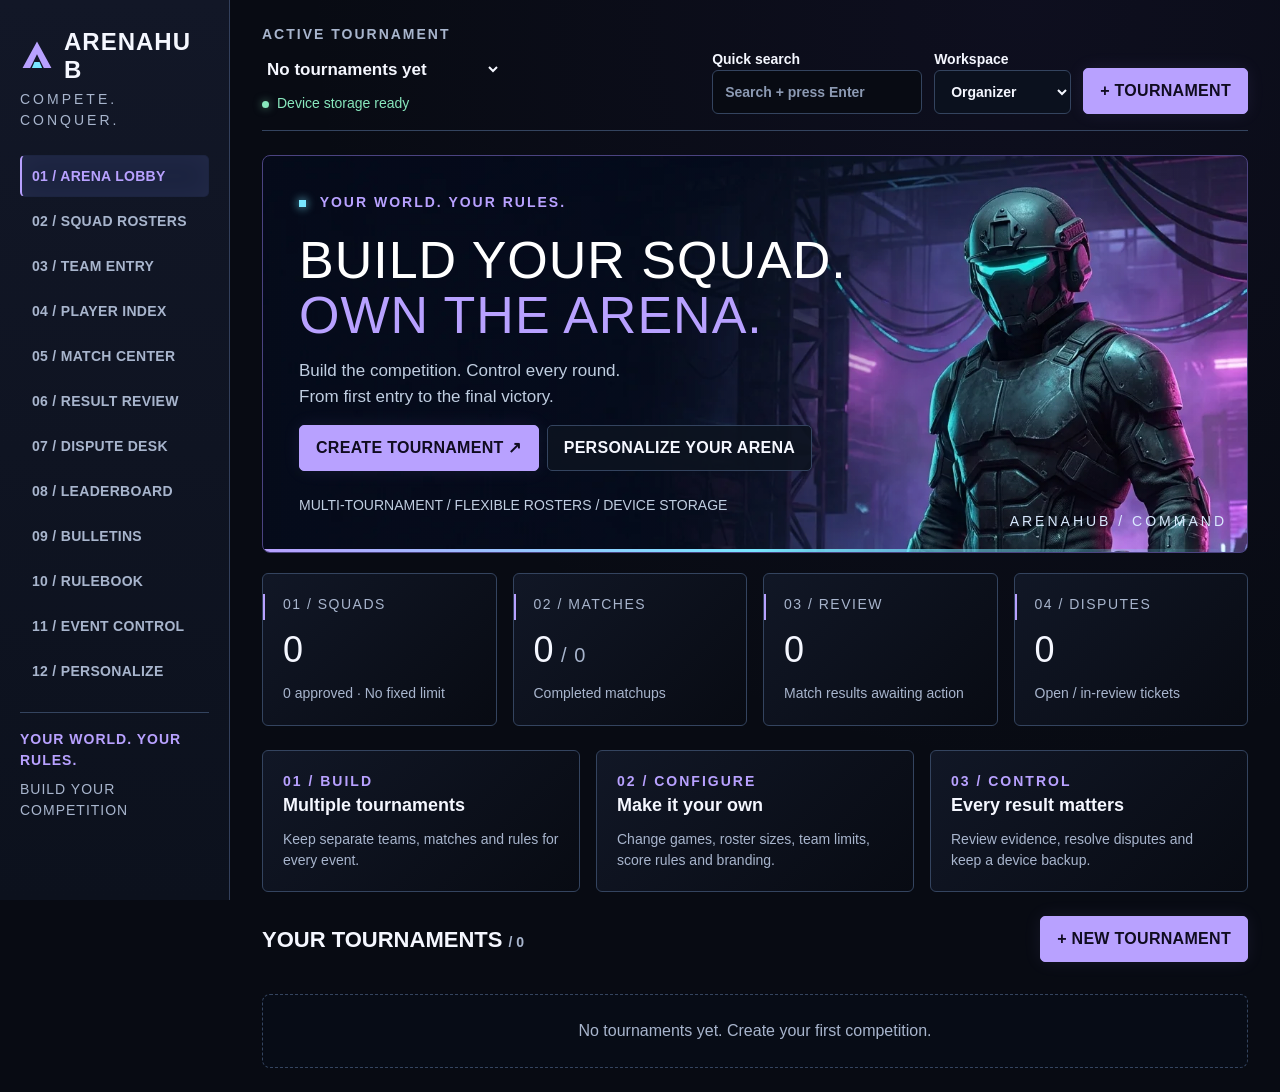
<file: index.html>
<!DOCTYPE html><html lang="en"><head><meta charset="UTF-8"><meta name="viewport" content="width=device-width,initial-scale=1"><meta name="theme-color" content="#080b13"><title>ArenaHub | Tournament Command</title><link rel="stylesheet" href="style.css"></head><body><div class="shell"><aside class="sidebar" id="sidebar"><div class="brandRow"><div><div class="brand"><svg viewBox="0 0 40 40" fill="none" aria-hidden="true"><path d="M20 3L37 34H28L20 18L12 34H3L20 3Z" fill="currentColor"/><path d="M17 27H23L26 34H14L17 27Z" fill="#78e6ff"/></svg><span id="brandName">ARENAHUB</span></div><div class="kicker" id="brandTag">COMPETE. CONQUER.</div></div><button class="mobileMenu" id="menuToggle" aria-expanded="false" aria-controls="mainNav">MENU</button></div><nav id="mainNav" aria-label="Main navigation"><button data-page="overview">01 / ARENA LOBBY</button><button data-page="teams">02 / SQUAD ROSTERS</button><button data-page="register">03 / TEAM ENTRY</button><button data-page="players">04 / PLAYER INDEX</button><button data-page="matches">05 / MATCH CENTER</button><button data-page="reviews">06 / RESULT REVIEW</button><button data-page="disputes">07 / DISPUTE DESK</button><button data-page="leaderboard">08 / LEADERBOARD</button><button data-page="announcements">09 / BULLETINS</button><button data-page="rules">10 / RULEBOOK</button><button data-page="settings">11 / EVENT CONTROL</button><button data-page="personalize">12 / PERSONALIZE</button></nav><div class="sidebarFooter"><strong>YOUR WORLD. YOUR RULES.</strong><span id="sidebarSummary">BUILD YOUR COMPETITION</span></div></aside><div class="main"><header class="topbar"><div class="eventSwitcher"><label for="eventSelect">ACTIVE TOURNAMENT</label><select id="eventSelect" aria-label="Active tournament"><option>No tournaments yet</option></select><div class="topSave"><span class="saveLight"></span><span id="saveStatus">Opening storage…</span></div></div><div class="controls"><label for="globalSearch">Quick search<input id="globalSearch" type="search" placeholder="Search + press Enter" maxlength="80"></label><label for="role">Workspace<select id="role"><option value="organizer">Organizer</option><option value="captain">Team Captain</option><option value="viewer">Spectator</option></select></label><button class="primary" id="newEvent">+ TOURNAMENT</button></div></header><main id="app"><div class="empty">Opening your arena…</div></main></div></div><dialog id="dialog" aria-labelledby="dialogTitle"><header class="dialoghead"><h2 id="dialogTitle"></h2><button id="closeDialog" aria-label="Close dialog">Close</button></header><div id="dialogBody"></div></dialog><div id="toast" class="toast" role="status" aria-live="polite" hidden></div><input id="backupFile" type="file" accept="application/json,.json" hidden><script src="script.js"></script></body></html>
</file>
<file: style.css>
*{box-sizing:border-box} :root{--bg:#101322;--panel:#191e31;--soft:#242943;--text:#f4f5fc;--muted:#afb9d1;--border:#3e4865;--accent:#c0adff;--ink:#19102c;--good:#93ddb3;--bad:#ffabab;--warn:#f5d48c}body.light{--bg:#f5f7fc;--panel:#fff;--soft:#edf1fa;--text:#17233a;--muted:#56637b;--border:#cbd4e5;--accent:#365bce;--ink:#fff;--good:#206c44;--bad:#a32e39;--warn:#85571b}body.lime{--bg:#111a17;--panel:#1b2822;--soft:#293b31;--text:#f4f8f5;--muted:#b0c6b8;--border:#456451;--accent:#bcec92;--ink:#172411;--good:#a6e0bd;--bad:#ffabab;--warn:#f5d48c}body{margin:0;background:var(--bg);color:var(--text);font:16px/1.5 Arial,sans-serif}button,input,select,textarea{font:inherit}button{border:1px solid var(--border);background:var(--panel);color:var(--text);border-radius:8px;min-height:44px;padding:10px 16px;font-weight:600;cursor:pointer}button:hover:not(:disabled){border-color:var(--accent)}button:disabled{opacity:.55;cursor:not-allowed}button:focus-visible,input:focus-visible,select:focus-visible,textarea:focus-visible{outline:3px solid var(--accent);outline-offset:3px}.primary{background:var(--accent);color:var(--ink);border-color:var(--accent)}.danger{color:var(--bad)}input,select,textarea{display:block;width:100%;min-height:44px;border:1px solid var(--border);border-radius:6px;background:var(--bg);color:var(--text);padding:10px 12px}textarea{min-height:100px;resize:vertical}label{display:block;font-size:14px;font-weight:600;margin:14px 0 6px}.shell{display:grid;grid-template-columns:220px 1fr;min-height:100vh}.sidebar{background:var(--panel);border-right:1px solid var(--border);padding:28px 20px}.brand{font-size:27px;font-weight:800;letter-spacing:-1px}.brand span{color:var(--accent)}.kicker,.muted,small{color:var(--muted)}small,.kicker{font-size:14px}.kicker{letter-spacing:1px}.sidebar nav{display:grid;gap:8px;margin:32px 0}nav button{text-align:left;border-color:transparent;background:transparent;color:var(--muted)}nav button.active{color:var(--accent);background:var(--soft)}.sideNote{font-size:14px;color:var(--muted);border-top:1px solid var(--border);padding-top:20px}.main{min-width:0;max-width:1420px;padding:24px 32px;width:100%}.topbar{display:flex;gap:16px;justify-content:space-between;align-items:center;border-bottom:1px solid var(--border);padding-bottom:20px;margin-bottom:28px}.controls{display:flex;gap:12px;flex-wrap:wrap}.controls label{margin:0;min-width:120px}.controls select{font-size:14px}.topbar .label{color:var(--muted);font-size:14px}.pagehead{display:flex;align-items:center;justify-content:space-between;gap:20px;margin-bottom:24px}h1{font-size:36px;line-height:1.1;letter-spacing:-1px;margin:8px 0 12px}h2{font-size:22px;margin:0 0 16px}h3{font-size:18px;margin:0 0 10px}p{margin:8px 0;color:var(--muted)}.hero{display:grid;grid-template-columns:1.4fr 1fr;gap:32px;align-items:center;padding:32px;border:1px solid var(--border);background:var(--panel);border-radius:12px}.hero h1{font-size:44px}.heroaside{background:var(--soft);padding:24px;border-radius:8px}.heroaside b{font-size:64px;line-height:1;color:var(--accent)}.stats{display:grid;grid-template-columns:repeat(4,1fr);gap:16px;margin:24px 0}.stat,.card{border:1px solid var(--border);background:var(--panel);padding:20px;border-radius:8px}.stat b{font-size:30px;display:block}.stat span{font-size:14px;color:var(--muted)}.two{display:grid;grid-template-columns:1fr 1fr;gap:24px}.three{display:grid;grid-template-columns:repeat(3,1fr);gap:16px}.cards{display:grid;grid-template-columns:repeat(3,minmax(0,1fr));gap:16px}.actions{display:flex;gap:8px;flex-wrap:wrap;margin-top:16px}.badge{display:inline-block;font-size:14px;border:1px solid var(--border);border-radius:5px;padding:3px 8px;color:var(--muted)}.approved,.complete{color:var(--good)}.pending,.disputed{color:var(--warn)}.rejected{color:var(--bad)}.avatar{width:44px;height:44px;border-radius:8px;background:var(--soft);color:var(--accent);display:grid;place-items:center;font-weight:bold}.teamhead{display:flex;justify-content:space-between;gap:12px;margin-bottom:16px}.roster{margin:12px 0;padding:0;list-style:none}.roster li{display:flex;gap:12px;justify-content:space-between;border-top:1px solid var(--border);padding:8px 0;font-size:14px;overflow-wrap:anywhere}.note{background:var(--soft);padding:16px;border-left:3px solid var(--accent);margin:20px 0;font-size:14px;color:var(--muted)}.empty{border:1px dashed var(--border);padding:24px;color:var(--muted);border-radius:8px}.filters{display:flex;gap:12px;margin-bottom:20px}.filters input{flex:1}.filters select{max-width:190px}.tablewrap{overflow:auto}.table{width:100%;border-collapse:collapse;white-space:nowrap}.table th,.table td{text-align:left;padding:14px 12px;border-bottom:1px solid var(--border);font-size:14px}.table th{color:var(--muted)}.table td:first-child{font-weight:600}.stack{display:grid;gap:16px}.event{display:flex;gap:16px;justify-content:space-between;border-top:1px solid var(--border);padding:14px 0}.event span{display:block;font-size:14px;color:var(--muted)}.progress{height:8px;background:var(--soft);border-radius:8px;overflow:hidden;margin:16px 0}.progress span{height:100%;display:block;background:var(--accent)}.boardwrap{overflow:auto}.board{min-width:790px;display:grid;grid-template-columns:repeat(3,minmax(245px,1fr));gap:20px}.match{border:1px solid var(--border);background:var(--panel);border-radius:8px;padding:16px;margin-bottom:16px}.match .row{display:flex;justify-content:space-between;gap:12px;padding:10px 0;border-top:1px solid var(--border)}.match .win{color:var(--accent);font-weight:bold}.match small{display:block;margin-bottom:12px}.semis{padding-top:80px}.finalround{padding-top:160px}.scorebox{display:flex;align-items:center;gap:12px}.scorebox input{max-width:90px}.submission{padding:16px;background:var(--soft);border-radius:6px;margin:12px 0}.submission img{display:block;max-width:100%;max-height:220px;margin-top:12px;object-fit:contain;border-radius:6px}.error{color:var(--bad);font-size:14px;min-height:24px}.success{color:var(--good)}.footer{font-size:14px;color:var(--muted);margin:28px 0 8px;border-top:1px solid var(--border);padding-top:16px}dialog{width:min(640px,calc(100% - 32px));max-height:90vh;overflow:auto;border:1px solid var(--border);border-radius:12px;background:var(--panel);color:var(--text);padding:24px}dialog::backdrop{background:rgba(0,0,0,.7)}.dialoghead{display:flex;align-items:center;justify-content:space-between;gap:16px}.dialoghead h2{margin:0}.rosterform{display:grid;grid-template-columns:1fr 1fr;gap:12px}.rosterform label{margin-top:8px}.inlinecheck{display:flex;gap:12px;align-items:center}.inlinecheck input{width:20px;min-height:20px}.toast{position:fixed;bottom:24px;right:24px;max-width:min(440px,calc(100% - 32px));padding:16px 20px;background:var(--accent);color:var(--ink);border-radius:8px;box-shadow:0 4px 24px #0004;z-index:20}.rules li{padding:8px 0;color:var(--muted)}.caps{font-size:14px;letter-spacing:1px;color:var(--accent)}@media(max-width:1000px){.cards{grid-template-columns:repeat(2,minmax(0,1fr))}.two{grid-template-columns:1fr}.shell{grid-template-columns:190px 1fr}.main{padding:24px}.three{grid-template-columns:1fr}}@media(max-width:700px){.shell{display:block}.sidebar{padding:16px;border-right:0;border-bottom:1px solid var(--border)}.sidebar nav{display:flex;overflow:auto;gap:4px;margin:16px 0 0}.sidebar nav button{white-space:nowrap}.sideNote{display:none}.main{padding:20px 16px}.topbar{display:block}.controls{margin-top:12px}.controls label{flex:1}.hero{grid-template-columns:1fr;padding:24px;gap:20px}.hero h1{font-size:36px}.stats{grid-template-columns:repeat(2,1fr);gap:12px}.cards{grid-template-columns:1fr}.pagehead{align-items:flex-start;flex-wrap:wrap}h1{font-size:30px}.filters{flex-wrap:wrap}.filters select{max-width:none}.stat,.card{padding:16px}.rosterform{grid-template-columns:1fr}.semis{padding-top:80px}.finalround{padding-top:160px}}
/* ArenaHub gaming identity */
:root{color-scheme:dark;--bg:#080b13;--panel:#111726;--soft:#1c2440;--text:#f5f7ff;--muted:#a8b5cd;--border:#34445f;--accent:#b8a1ff;--ink:#100c20;--good:#88e7bd;--bad:#ffacb6;--warn:#ffdb8b}body.light{--bg:#070e16;--panel:#0e1b29;--soft:#162e3f;--text:#f0fbff;--muted:#a3c1d3;--border:#34546b;--accent:#78e6ff;--ink:#071923;--good:#88e7bd;--bad:#ffacb6;--warn:#ffdb8b}body.lime{--bg:#090d0a;--panel:#141c17;--soft:#243126;--text:#f5fff6;--muted:#b0c6b8;--border:#426148;--accent:#c5f780;--ink:#112008;--good:#a6e0bd;--bad:#ffacb6;--warn:#f5d48c}body{background-image:radial-gradient(ellipse at 80% 0%,#5137a315,transparent 50%);font-family:'Trebuchet MS',Arial,sans-serif}button{font-family:inherit;letter-spacing:.3px;border-radius:5px}button.primary{box-shadow:0 0 18px #b29bff17}.shell{grid-template-columns:230px 1fr}.main{padding:24px 32px;max-width:1460px}.sidebar{background:linear-gradient(180deg,#121727,#0c111d);position:sticky;top:0;height:100vh;border-right:1px solid #33405c;padding:28px 20px;overflow-y:auto}.brand{display:flex;align-items:center;gap:10px;font-size:24px;letter-spacing:1px}.brand svg{width:34px;height:34px;flex:none;color:var(--accent)}.brand span{color:var(--text)}.brand .hub{color:var(--accent)}.sidebar .kicker{font-size:14px;margin-top:6px;letter-spacing:3px}.sidebar nav{margin:32px 0 24px;gap:6px}nav button{font-size:14px;min-height:48px;border-left:2px solid transparent}nav button.active{border-left-color:var(--accent);box-shadow:inset 0 0 24px #b29bff0b}.sidebarFooter{border-top:1px solid var(--border);padding-top:20px;font-size:14px;color:var(--muted);letter-spacing:1px}.saveLight{display:inline-block;width:7px;height:7px;background:var(--good);box-shadow:0 0 9px #88e7bd88;border-radius:50%;margin-right:8px}.sidebarFooter strong{color:var(--accent);display:block;margin-bottom:8px}.topbar{padding-bottom:16px;margin-bottom:24px}.topbar strong{font-size:18px}.topbar .label{font-size:14px;letter-spacing:2px}.controls select{background:#0b111e}.hero{display:block;position:relative;overflow:hidden;min-height:350px;padding:36px;background-image:linear-gradient(90deg,rgba(7,10,19,.32),rgba(7,10,19,0)),url('assets/arena-hero.webp');background-size:cover;background-position:center top;border-color:#4b4380;border-radius:8px}.hero:after{content:'';position:absolute;bottom:0;left:0;right:0;height:3px;background:linear-gradient(90deg,var(--accent),#78e6ff,transparent)}.herocopy{position:relative;z-index:1;max-width:650px}.hero h1{font-family:Impact,'Arial Narrow',Arial,sans-serif;font-size:56px;letter-spacing:1px;line-height:1.05;margin:20px 0 16px;font-weight:400;color:#fff}.hero h1 span{color:var(--accent)}.hero p{color:#c0cee1;font-size:17px}.caps{font-size:14px;letter-spacing:2px;font-weight:700}.pulseDot{width:7px;height:7px;display:inline-block;vertical-align:middle;background:#78e6ff;box-shadow:0 0 10px #78e6ff;margin-right:8px}.heroMeta{font-size:14px;margin-top:24px;color:#c0cee1;display:flex;gap:12px;flex-wrap:wrap}.heroMeta span{color:var(--accent)}.heroMark{position:absolute;right:20px;bottom:20px;font-size:14px;letter-spacing:3px;color:#daeaff}.stats{margin:20px 0 24px;gap:16px}.stat,.card{background:linear-gradient(135deg,var(--panel),var(--bg));border-radius:6px;border-color:var(--border)}.stat{padding:20px;position:relative}.stat:before{content:'';position:absolute;left:0;top:20px;height:26px;width:2px;background:var(--accent)}.statLabel{font-size:14px;letter-spacing:1.5px;color:var(--muted)}.stat b{font-size:36px;font-family:Impact,'Arial Narrow',Arial,sans-serif;font-weight:400;letter-spacing:1px;margin:8px 0 4px}.stat .countSuffix{display:inline;font-size:20px;color:var(--muted)}h1{font-family:Impact,'Arial Narrow',Arial,sans-serif;font-weight:400;letter-spacing:1px;font-size:38px}.sectionLabel{color:var(--accent);font-size:14px;letter-spacing:2px;margin-bottom:12px}.card h2{font-size:23px}.empty{background:#080e1999;text-align:center;border:1px dashed var(--border);padding:24px;margin-top:16px}.empty h3{color:var(--text);margin:8px 0}.empty p{margin-bottom:16px}.emptySymbol{font-size:32px;line-height:1;color:var(--accent)}.badge{padding:4px 8px;white-space:nowrap;align-self:flex-start}.avatar{border:1px solid var(--border)}.teamhead{align-items:flex-start}.note{border-radius:4px}.progress{background:#25304b}.champion{padding:20px;background:var(--soft);border:1px solid var(--accent);margin-top:20px}.mobileMenu{display:none}.two{gap:20px}.toast{box-shadow:0 0 20px #080b1399}.topSave{font-size:14px;color:var(--good);margin-top:6px}.hero .actions button:not(.primary){background:rgba(13,19,32,.9)}@media(max-width:1000px){.shell{grid-template-columns:200px 1fr}.main{padding:24px}.hero h1{font-size:48px}.hero{background-position:58% top}.two{grid-template-columns:1fr}}@media(max-width:700px){.shell{display:block}.main{padding:20px 16px}.sidebar{position:relative;height:auto;padding:16px;overflow:visible}.brandRow{display:flex;align-items:center;justify-content:space-between;gap:16px}.mobileMenu{display:block;font-size:14px}.sidebar nav{display:none;margin:16px 0 0;grid-template-columns:1fr 1fr}.sidebar.expanded nav{display:grid}.sidebarFooter{display:none}.sidebar .kicker{font-size:12px}.hero{min-height:420px;padding:24px;background-image:linear-gradient(90deg,rgba(7,10,19,.9),rgba(7,10,19,.44)),url('assets/arena-hero.webp');background-position:65% center}.hero h1{font-size:38px;line-height:1.08;letter-spacing:1px}.hero p{max-width:250px;font-size:16px}.heroMeta{font-size:14px;max-width:280px}.heroMark{display:none}.stats{gap:12px}.stat{padding:16px}.statLabel{font-size:13px;letter-spacing:.8px}.stat b{font-size:34px}.topbar strong{font-size:16px}.topbar .label{font-size:12px}.controls{gap:12px}.topbar{margin-bottom:20px}.hero .actions{max-width:240px}.topSave{margin-top:8px}.card .empty{padding:20px}h1{font-size:30px}.herocopy{max-width:100%}}

[hidden]{display:none!important}
/* Command-suite surfaces */
.sidebar{width:230px}.sidebar nav{margin:24px 0 20px;gap:3px}.sidebar nav button{min-height:42px;padding:9px 10px;font-size:14px}.sidebarFooter{padding-top:16px}.eventSwitcher{min-width:240px;max-width:380px}.eventSwitcher label{letter-spacing:2px;margin:0 0 6px;color:var(--muted)}.eventSwitcher select{font-weight:bold;font-size:17px;background:transparent;border-color:transparent;padding:4px 0;min-height:36px}.controls{align-items:end}.controls label{max-width:210px}.controls input{font-size:14px}.topbar{align-items:flex-end}.topbar .primary{min-height:44px}.routebanner{border:1px solid var(--border);border-left:3px solid var(--accent);background:linear-gradient(90deg,#101726f5,#101726e0),url('assets/arena-hero.webp') right 20%/cover;padding:24px;border-radius:6px;margin-bottom:24px}.routebanner .pagehead{margin:0}.routebanner h1{font-size:38px}.routebanner p{margin-bottom:0}.sectionhead{display:flex;justify-content:space-between;align-items:center;gap:16px;margin:24px 0 16px}.sectionhead h2{margin:0}.sectionhead .actions{margin:0}.eventcard{position:relative;overflow:hidden;border-top:2px solid var(--accent)}.eventcard .cardTop{display:flex;align-items:center;justify-content:space-between;gap:12px}.eventcard h3{font-family:Impact,'Arial Narrow',Arial,sans-serif;font-weight:400;font-size:26px;letter-spacing:1px;margin:16px 0 8px;overflow-wrap:anywhere}.eventcard .mini{display:flex;gap:16px;margin-top:20px;border-top:1px solid var(--border);padding-top:16px}.mini span{font-size:14px;color:var(--muted)}.mini b{display:block;color:var(--text);font-size:22px}.chiprow{display:flex;gap:8px;flex-wrap:wrap;margin:12px 0}.cards{grid-template-columns:repeat(3,minmax(0,1fr))}.featurestrip{display:grid;grid-template-columns:repeat(3,1fr);gap:16px;margin:24px 0}.featurestrip .card{padding:20px}.featurestrip h3{font-size:18px}.featurestrip small{display:block}.wideempty{grid-column:1/-1}.formgrid{display:grid;grid-template-columns:1fr 1fr;gap:16px}.formgrid label{margin-top:8px}.formHelp{font-size:14px;color:var(--muted);margin-top:6px}.fieldgroup{border:1px solid var(--border);border-radius:6px;padding:16px;margin-top:16px}.fieldgroup h3{color:var(--accent)}.checklist{display:grid;gap:12px;margin:16px 0}.checklist label{display:flex;gap:10px;align-items:center;margin:0;font-size:16px;font-weight:400}.checklist input{width:18px;min-height:18px;flex:none}.tlogo{width:48px;height:48px;object-fit:cover;border-radius:6px;border:1px solid var(--border)}.matchGrid{display:grid;grid-template-columns:repeat(2,minmax(0,1fr));gap:16px}.matchGrid .match{margin:0}.roundGrid{display:flex;gap:20px;align-items:flex-start;min-width:100%;width:max-content}.roundCol{width:280px;flex:none}.roundCol h3{color:var(--accent);font-size:17px;margin-bottom:16px}.roundCol .match{min-height:245px}.resultName{display:flex;justify-content:space-between;gap:12px;align-items:flex-start}.resultName h2{font-size:21px;overflow-wrap:anywhere}.resultHead{margin-bottom:20px}.summaryText{color:var(--muted);font-size:14px;letter-spacing:.5px}.win{color:var(--accent);font-weight:bold}.match .subtitle{font-size:14px;color:var(--muted);margin-bottom:12px}.match .smallActions{display:flex;gap:8px;flex-wrap:wrap;margin-top:14px}.match .smallActions button{font-size:14px;padding:8px 10px}.tablewrap{border:1px solid var(--border);border-radius:6px;background:var(--panel)}.table th{background:var(--soft);letter-spacing:.5px}.table td{max-width:320px;overflow:hidden;text-overflow:ellipsis}.rank1{color:var(--accent);font-weight:bold}.rankBadge{height:34px;width:34px;display:grid;place-items:center;background:var(--soft);border:1px solid var(--border);border-radius:4px;font-weight:bold}.bulletin{border-left:3px solid var(--accent)}.bodyText{white-space:pre-wrap;overflow-wrap:anywhere;color:var(--muted)}.activity{list-style:none;margin:0;padding:0}.activity li{border-top:1px solid var(--border);padding:12px 0;font-size:14px}.activity time{display:block;color:var(--muted);font-size:14px}.priority-high{color:var(--bad)}.priority-medium{color:var(--warn)}.priority-low{color:var(--good)}.quickrow{display:flex;gap:8px;flex-wrap:wrap}.scoreboard{font-family:Impact,'Arial Narrow',Arial,sans-serif;font-size:40px;letter-spacing:2px;color:var(--accent);margin:12px 0}.kv{display:flex;justify-content:space-between;gap:16px;border-top:1px solid var(--border);padding:12px 0;color:var(--muted);font-size:14px}.kv strong{color:var(--text)}.colorInput{padding:4px;height:44px;max-width:160px}.logoPreview{width:70px;height:70px;object-fit:cover;margin-top:12px;border-radius:6px}.savePanel{border-left:3px solid var(--good)}.eventMeta{letter-spacing:1px;color:var(--accent);font-size:14px;margin-bottom:8px}.queryhit{display:flex;align-items:center;justify-content:space-between;gap:16px;padding:16px;background:var(--panel);border:1px solid var(--border);border-radius:6px;margin-bottom:12px}.hero .herocopy{max-width:660px}.hero h1{font-size:52px}.logoWrap{display:flex;align-items:center;gap:12px}.disputeTitle{font-size:20px}.stat b{overflow-wrap:anywhere}.softDivider{border:0;border-top:1px solid var(--border);margin:24px 0}.longText{overflow-wrap:anywhere}.matchTitle{font-size:20px;margin-bottom:12px}.noticeCount{font-size:14px;color:var(--muted)}.heroMeta{gap:10px}.legend{display:flex;gap:16px;flex-wrap:wrap;font-size:14px;color:var(--muted);margin:16px 0}.sectionLabel{font-weight:bold}.eventcard.active{border-color:var(--accent)}@media(max-width:1100px){.controls label{max-width:180px}.topbar{flex-wrap:wrap}.eventSwitcher{max-width:none}.featurestrip{grid-template-columns:1fr}.cards{grid-template-columns:repeat(2,minmax(0,1fr))}}@media(max-width:700px){.sidebar{width:100%}.topbar{display:block}.eventSwitcher{min-width:0;max-width:none}.controls label{max-width:none}.controls{display:grid;grid-template-columns:1fr 1fr}.controls label:first-child{grid-column:1/-1}.controls button{width:100%}.routebanner{padding:20px}.routebanner h1{font-size:30px}.cards,.matchGrid,.formgrid{grid-template-columns:1fr}.hero h1{font-size:36px}.hero{min-height:410px}.sectionhead{align-items:flex-start;flex-wrap:wrap}.resultName{flex-wrap:wrap}.queryhit{align-items:flex-start}.table td{max-width:220px}.stat b{font-size:32px}.sidebar nav{grid-template-columns:1fr 1fr}.roundCol{width:265px}dialog{padding:20px}.formgrid{gap:8px}.fieldgroup{padding:12px}.topbar .controls{align-items:end}.eventSwitcher select{font-size:16px}.heroMeta{font-size:14px}}
.brand span{min-width:0;overflow-wrap:anywhere;line-height:1.15}.brand .kicker,.sidebar .kicker{overflow-wrap:anywhere}.hero h1{overflow-wrap:anywhere}.routebanner{background:linear-gradient(90deg,#0c111efc 35%,#0c111edb 65%,#0c111e60 100%),url('assets/arena-hero.webp') right top/cover}.routebanner .pagehead>div:first-child{min-width:0;max-width:820px}.routebanner h1,.routebanner p{overflow-wrap:anywhere}.inreview{color:var(--warn)}.draw{color:var(--good)}.bye{color:var(--accent)}.match .resultName strong{overflow-wrap:anywhere;min-width:0}.formHelp{overflow-wrap:anywhere}.sidebar nav button{overflow-wrap:anywhere;white-space:normal}.tablewrap{max-width:100%}.filters select{max-width:230px}.controls input{min-width:0}.eventMeta{overflow-wrap:anywhere}input::placeholder,textarea::placeholder{color:#8c9ab3;opacity:1}@media(max-width:700px){.routebanner{background-image:linear-gradient(90deg,#0c111eea,#0c111ebf),url('assets/arena-hero.webp')}.routebanner .pagehead>div:first-child{max-width:100%}.filters select{max-width:none}.brand{max-width:250px}.controls label{min-width:0}.controls button{font-size:14px;padding:10px}.eventSwitcher{width:100%}}
</file>
